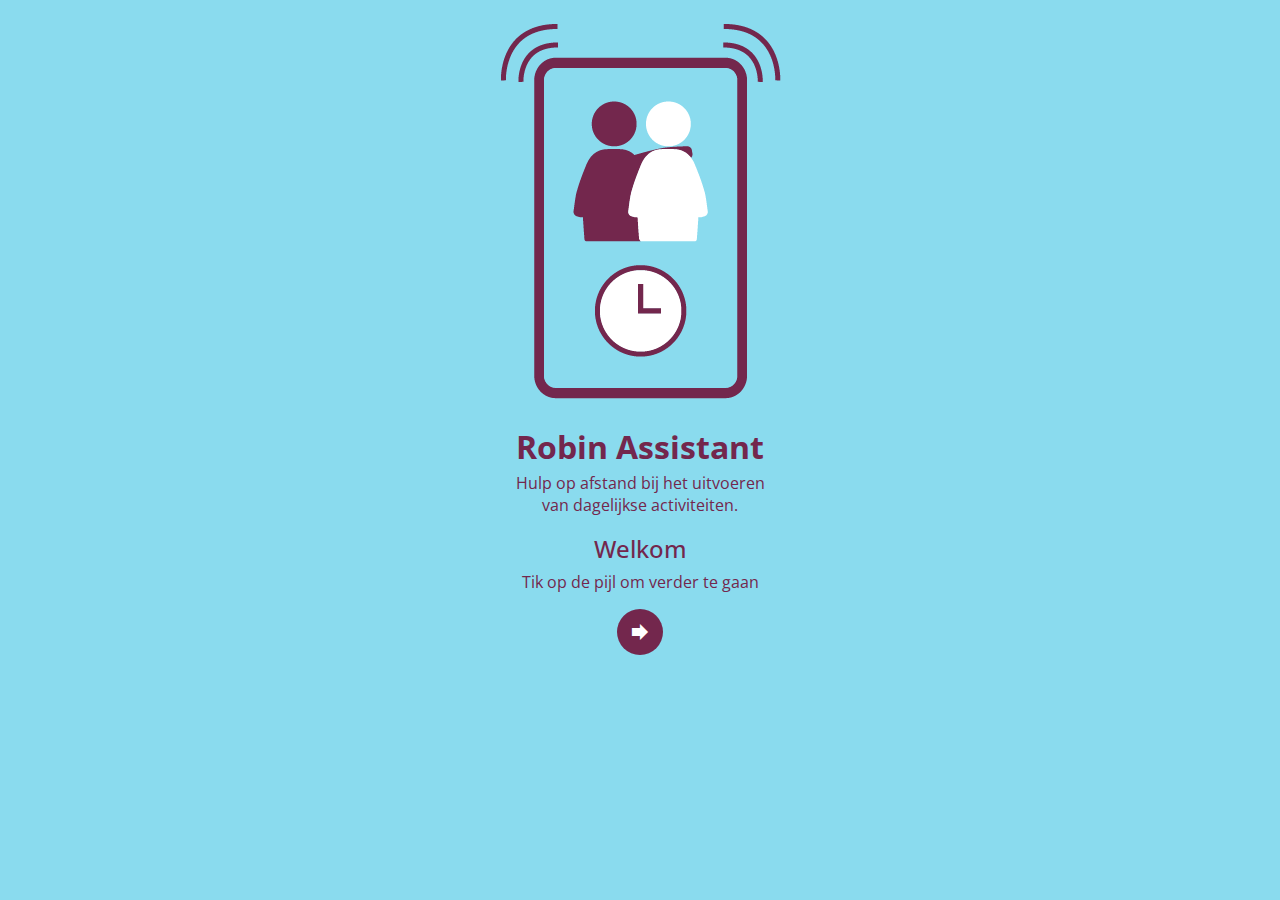
<file: index.html>
<!DOCTYPE html>
<html lang="en">
<head>
    <meta charset="UTF-8">
    <meta name="viewport" content="width=device-width, initial-scale=1.0">
    <link rel="stylesheet" href="css/style.css">
    <link href="https://fonts.googleapis.com/icon?family=Material+Icons" rel="stylesheet">
    <title>Robin Assistant</title>
</head>
<body>
    <header>
        <img src="img/logo-robin-assistant.png" alt="Logo Robin Assistant">
    </header>

    <main>
        <h1>Robin Assistant</h1>
        <p>
            Hulp op afstand bij het uitvoeren<br>
            van dagelijkse activiteiten.
        </p>
        <p>
            <h2>Welkom</h2>
            Tik op de pijl om verder te gaan
        </p>
        <a href="welkom.html"><span class="material-icons arrow-button">forward</span></a>
    </main>
</body>
</html>
</file>
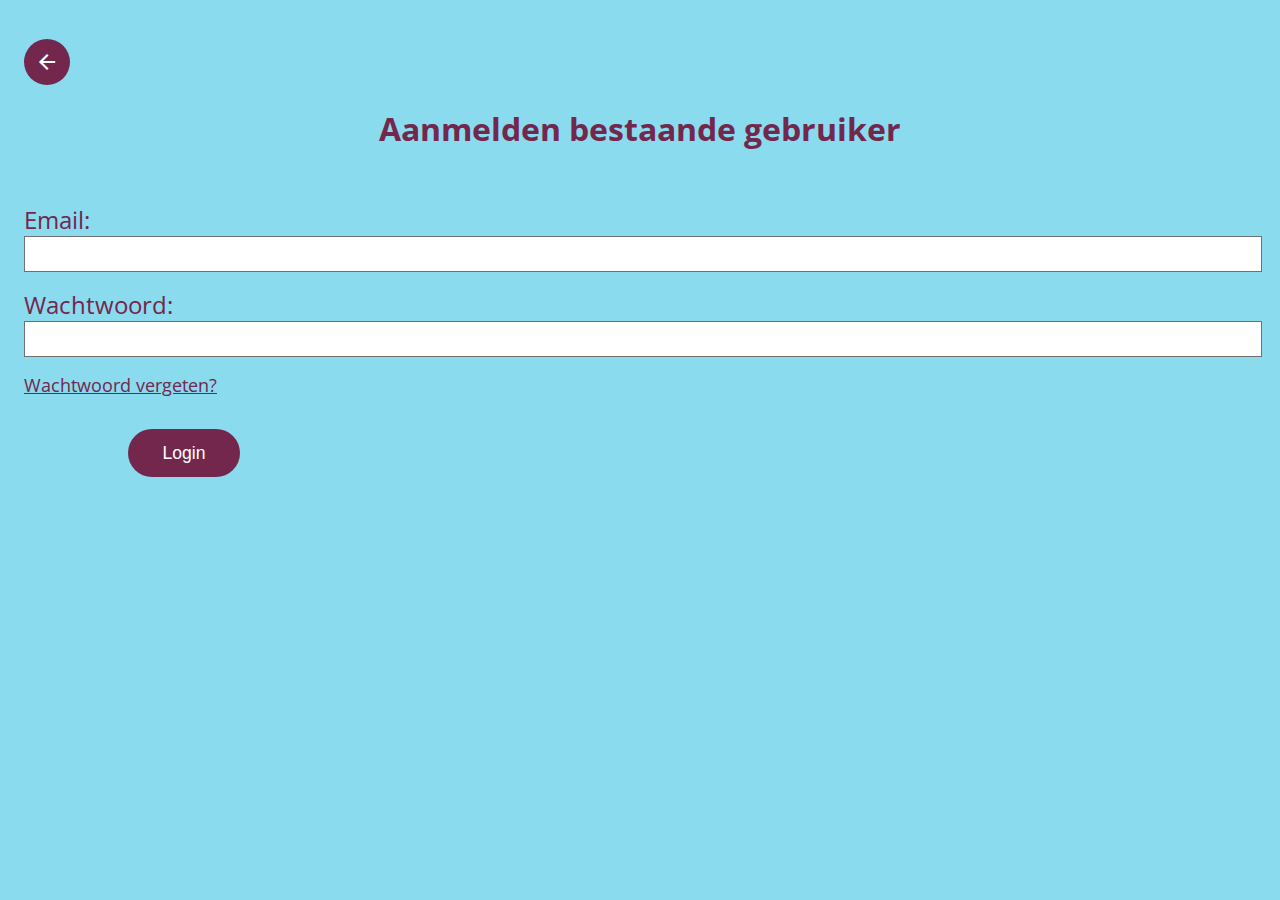
<file: login.html>
<!DOCTYPE html>
<html lang="en">

<head>
    <meta charset="UTF-8">
    <meta name="viewport" content="width=device-width, initial-scale=1.0">
    <link rel="stylesheet" href="css/login.css">
    <link href="https://fonts.googleapis.com/icon?family=Material+Icons" rel="stylesheet">
    <title>Inloggen</title>
</head>

<body>
    <header>
        <a href="welkom.html"><span class="material-icons arrow-button">arrow_back</span></a>
        <h1>Aanmelden bestaande gebruiker</h1>
    </header>
    <main>
        <form action="">
            <p>
                <label for="email">Email:<br></label>
                <input type="email" name="email" id="">
            </p>
            <p>
                <label for="password">Wachtwoord:<br></label>
                <input type="password" name="password" id="">
            </p>
            <p>
                <a href="">Wachtwoord vergeten?</a>
            </p>
            <input type="submit" value="Login">
        </form>
    </main>
</body>

</html>
</file>
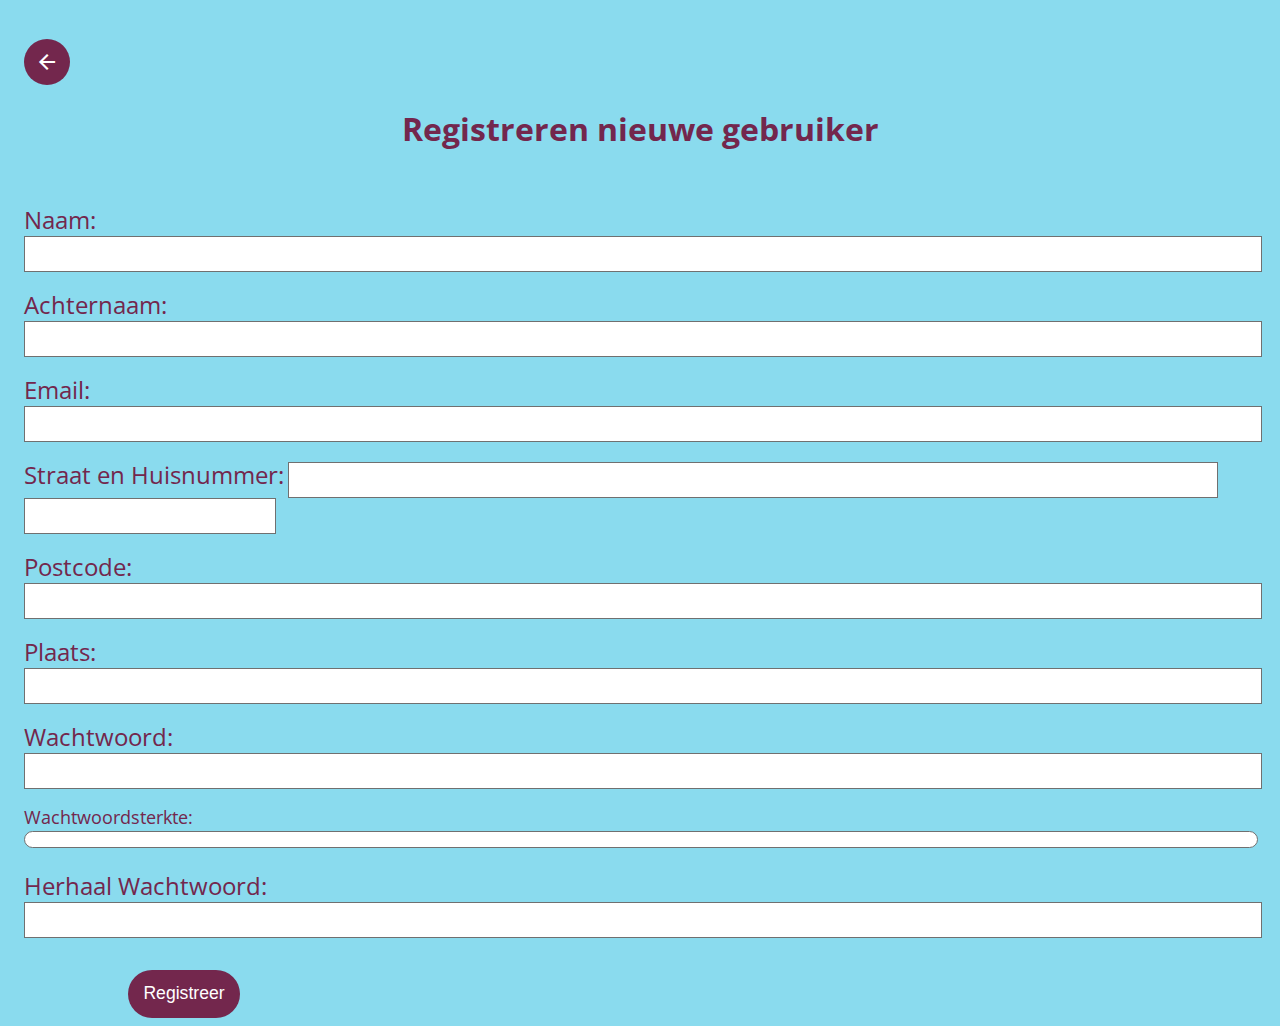
<file: register.html>
<!DOCTYPE html>
<html lang="en">

<head>
    <meta charset="UTF-8">
    <meta name="viewport" content="width=device-width, initial-scale=1.0">
    <link rel="stylesheet" href="css/register.css">
    <link href="https://fonts.googleapis.com/icon?family=Material+Icons" rel="stylesheet">
    <script src="https://ajax.googleapis.com/ajax/libs/jquery/3.4.1/jquery.min.js"></script>
    <title>Registreren</title>
</head>

<body>
    <header>
        <a href="welkom.html"><span class="material-icons arrow-button">arrow_back</span></a>
        <h1>Registreren nieuwe gebruiker</h1>
    </header>
    <main>
        <form action="">
            <p>
                <label for="name">Naam:</label>
                <input type="text" name="name" id="">
            </p>
            <p>
                <label for="lastname">Achternaam:</label>
                <input type="text" name="lastname" id="">
            </p>
            <p>
                <label for="email">Email:<br></label>
                <input type="email" name="email" id="">
            </p>
            <p>
                <label for="adress">Straat en Huisnummer:</label>
                <input type="text" name="adress" id="street">
                <input type="text" name="adress" id="number">
            </p>
            <p>
                <label for="postcode">Postcode:</label>
                <input type="text" name="postcode" id="">
            </p>
            <p>
                <label for="city">Plaats:</label>
                <input type="text" name="city" id="">
            </p>
            <p>
                <label for="password">Wachtwoord:<br></label>
                <input type="password" name="password" id="password">
            </p>
            <p>
                <div class="passwordtester">
                    Wachtwoordsterkte:
                    <div class="figure">
                        <div id="strength"></div>
                    </div>
                </div>
            </p>
            <p>
                <label for="repeat pw">Herhaal Wachtwoord:</label>
                <input type="password" name="repeat pw" id="">
            </p>
            <input type="submit" value="Registreer">
        </form>
    </main>
    <script src="passwordcheck.js"></script>
</body>

</html>
</file>
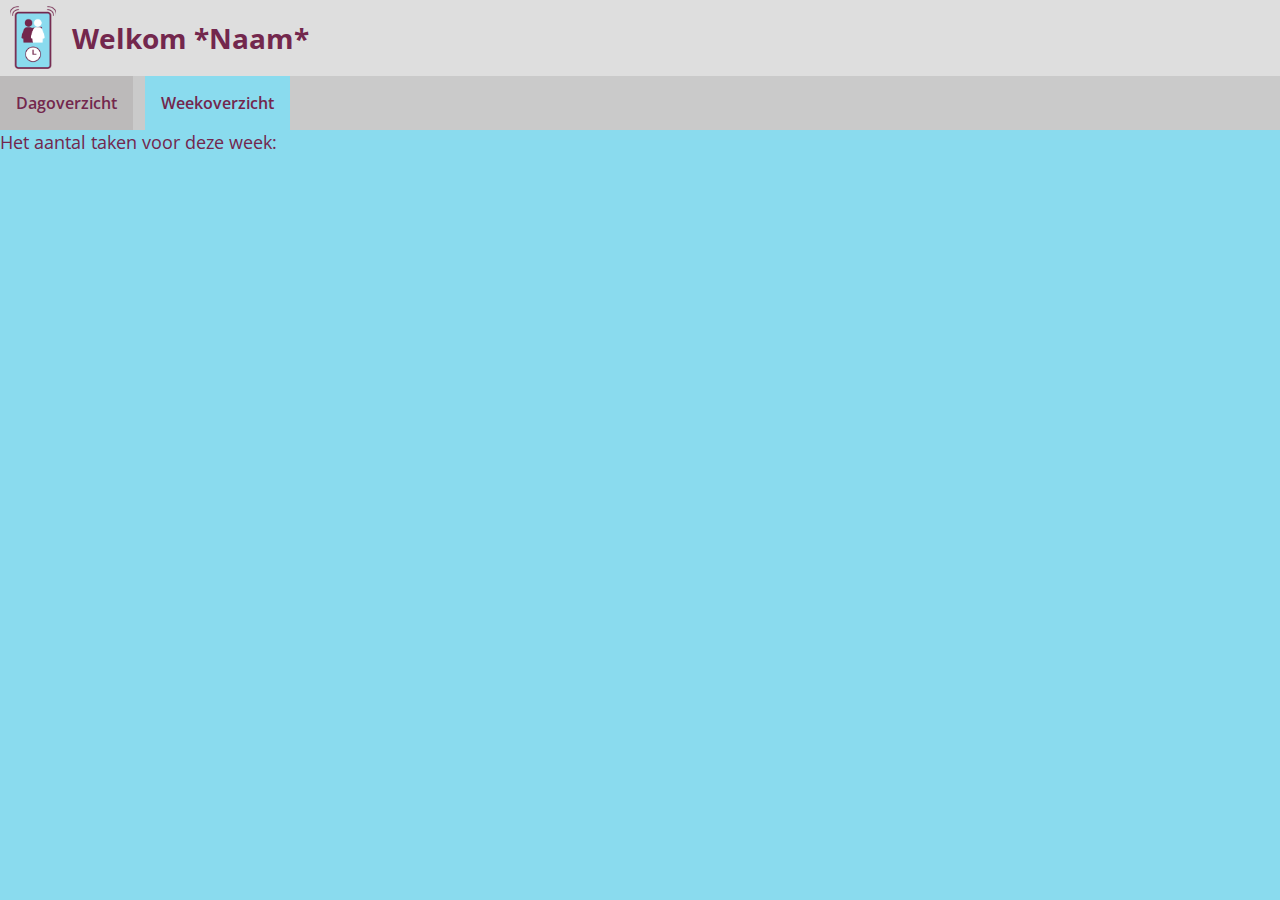
<file: weekoverzicht.html>
<!DOCTYPE html>
<html lang="nl">

<head>
    <meta charset="UTF-8">
    <meta name="viewport" content="width=device-width, initial-scale=1.0">
    <link rel="stylesheet" href="css/weekoverzicht.css">
    <title>Aantak taken deze week</title>
</head>

<body>
    <header>
        <img src="img/logo-robin-assistant.png" alt="Logo Robin Assistant">
        <h1>Welkom *Naam*</h1>
        <nav>
            <ul>
                <li>
                    <a href="dagoverzicht.html">Dagoverzicht</a>
                </li>
                <li>
                    <a href="weekoverzicht.html" class="active">Weekoverzicht</a>
                </li>
            </ul>
        </nav>
    </header>

    <div class="container">
         <header>
             Het aantal taken voor deze week:
         </header>
        <main>
            
        </main>
        <aside>
            
        </aside>
    </div>
</body>

</html>
</file>
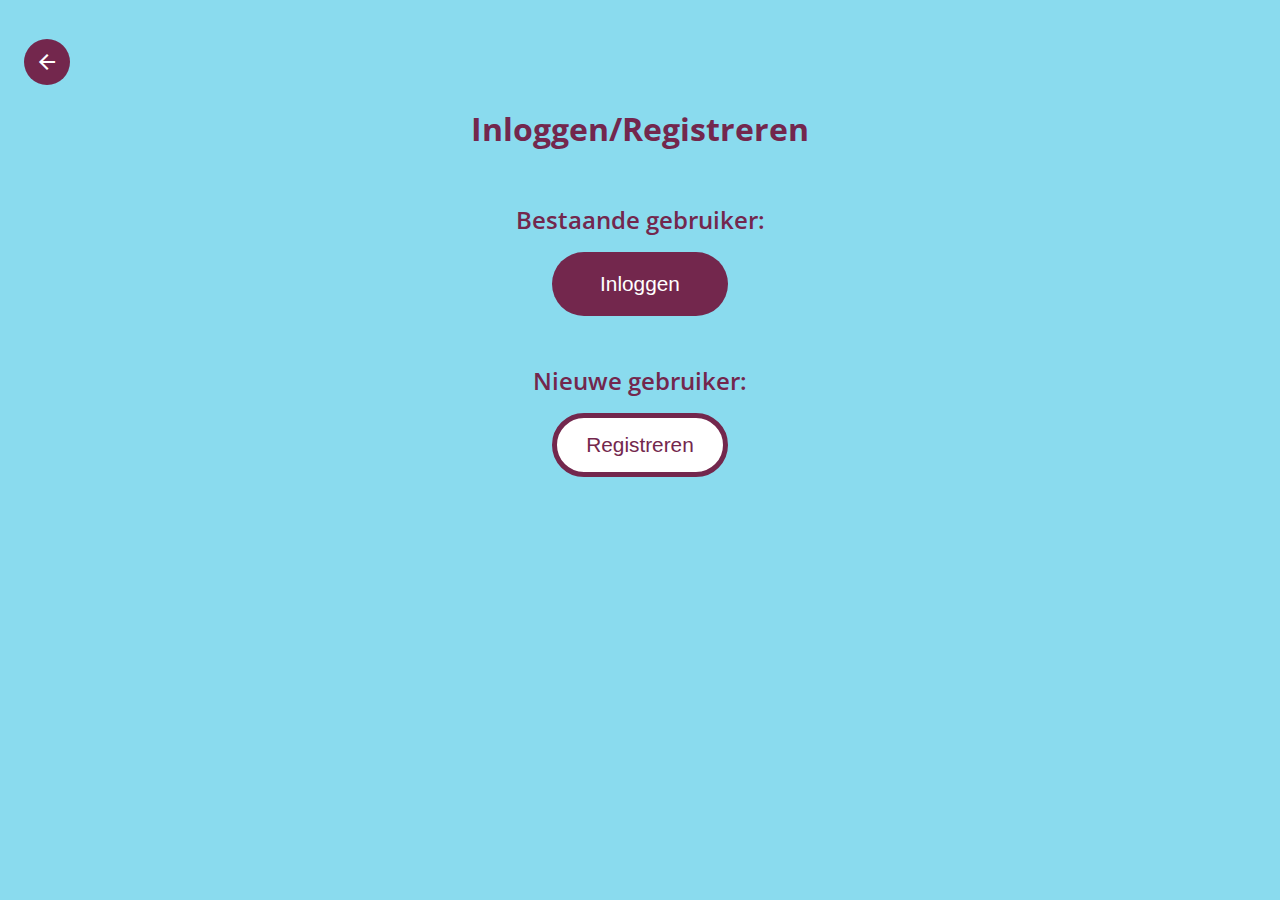
<file: welkom.html>
<!DOCTYPE html>
<html lang="en">
<head>
    <meta charset="UTF-8">
    <meta name="viewport" content="width=device-width, initial-scale=1.0">
    <link rel="stylesheet" href="css/welkom.css">
    <link href="https://fonts.googleapis.com/icon?family=Material+Icons" rel="stylesheet">
    <title>Welkom</title>
</head>
<body>
    <header>
        <a href="index.html"><span class="material-icons arrow-button">arrow_back</span></a>
        <h1>Inloggen/Registreren</h1>
    </header>
    <main>
        <p>
            <h2>Bestaande gebruiker:</h2>
            <a href="login.html"><button class="login">Inloggen</button></a>
        </p>
        <p>
            <h2>Nieuwe gebruiker:</h2>
            <a href="register.html"><button class="register">Registreren</button></a>
        </p>
    </main>
</body>
</html>
</file>
<file: css/style.css>
@import url('https://fonts.googleapis.com/css?family=Open+Sans&display=swap');


body {
    font-family: 'Open Sans', sans-serif;
    background-color: #8ADBEE;
}

header {
    min-width: 300px;
    max-width: 100vw;
    margin-top: 23px;
    margin-left: auto;
    margin-right: auto;
    text-align: center;
}

header img {
    max-width: 187, 51px;
    max-height: 253, 94px;

}

main h1 {
    margin-bottom: -.8rem;
}

main h2 {
    font-weight: 500;
    margin-top: 0;
    margin-bottom: .4rem;
}

main {
    color: #73274D;
    text-align: center;
}

.arrow-button {
    border: none;
    border-radius: 10rem;
    text-align: center;
    color: white;
    background-color: #73274D;
    padding: .7rem;
}
</file>
<file: css/login.css>
@import url('https://fonts.googleapis.com/css?family=Open+Sans&display=swap');


body {
    font-family: 'Open Sans', sans-serif;
    background-color: #8ADBEE;
}

header {
    padding: 1rem;
    min-width: 300px;
    max-width: 100vw;
    margin-top: 23px;
    margin-left: auto;
    margin-right: auto;

}

header h1 {
    color: #73274D;
    text-align: center;
}

main h2 {
    font-weight: 600;
    margin-top: 0;
    margin-bottom: 1rem;
}

main {
    padding-left: 1rem;
    padding-right: 1rem;
    color: #73274D;
    text-align: center;
}

form {
    text-align: left;
}

label {
    font-size: 1.5rem;
}

input[type='email'],
input[type='password'] {
    width: 100%;
    height: 2rem;
    border: 1px solid #707070;
}

form a {
    font-size: 1.1rem;
    color: #73274D;
}
input[type='submit']{
    margin-top: 1rem;
    margin-left: 6.5rem;
    margin-right: 6.5rem;
    height: 3rem;
    width: 7rem;
    border: none;
    border-radius: 10rem;
    background-color: #73274D;
    color: white;
    font-size: 1.1rem;
}
.arrow-button {
    border: none;
    border-radius: 10rem;
    text-align: center;
    color: white;
    background-color: #73274D;
    padding: .7rem;
}
</file>
<file: css/register.css>
@import url('https://fonts.googleapis.com/css?family=Open+Sans&display=swap');


body {
    font-family: 'Open Sans', sans-serif;
    background-color: #8ADBEE;
}

header {
    padding: 1rem;
    min-width: 300px;
    max-width: 100vw;
    margin-top: 23px;
    margin-left: auto;
    margin-right: auto;

}

header h1 {
    color: #73274D;
    text-align: center;
}

main h2 {
    font-weight: 600;
    margin-top: 0;
    margin-bottom: 1rem;
}

main {
    padding-left: 1rem;
    padding-right: 1rem;
    color: #73274D;
    text-align: center;
}

form {
    text-align: left;
}

label {
    font-size: 1.5rem;
}

input[type='email'],
input[type='password'],
input[type='text'] {
    width: 100%;
    height: 2rem;
    border: 1px solid #707070;
}
#street{
    margin-right: .3rem;
    width: 75%;
}
#number{
    width: 20%;
}
/* Stijl voor wachtwoord tester */
.passwordtester{
    font-size: 1.1rem;
}
.figure {
    display: inline-block;
    border: 1px solid #707070;
    border-radius: 1rem;
    height: 15px;
    width: 100%;
    background-color: #ffffff;
}
#strength{
    border-radius: 1rem;
    height: 100%;
    width: 0%;
    max-width: 100%;
    background-color: grey;
}
form a {
    font-size: 1.1rem;
    color: #73274D;
}
input[type='submit']{
    margin-top: 1rem;
    margin-left: 6.5rem;
    margin-right: 6.5rem;
    height: 3rem;
    width: 7rem;
    border: none;
    border-radius: 10rem;
    background-color: #73274D;
    color: white;
    font-size: 1.1rem;
}
.arrow-button {
    border: none;
    border-radius: 10rem;
    text-align: center;
    color: white;
    background-color: #73274D;
    padding: .7rem;
}
</file>
<file: css/weekoverzicht.css>
@import url('https://fonts.googleapis.com/css?family=Open+Sans&display=swap');

body {
    font-family: 'Open Sans',
        sans-serif;
    margin: 0;
    background-color: #8ADBEE;
}

header {
    /* text-align: center; */
    color: #73274D;
    display: grid;
    grid-template-columns: auto 2fr;
    background-color: #DEDEDE;
    margin: 0;
}

header h1 {
    font-size: 1.75rem;
    margin-left: 1rem;
    justify-self: left;

}

header img {
    margin-left: 10px;
    margin-top: 6px;
    width: 46px;
    height: 63px;
    object-fit: cover;
}

nav {
    grid-column: 1/-1;
    background-color: #CACACA;
}

nav ul {
    padding: 0;
    float: left;
    display: grid;
    grid-template-columns: 1fr 1fr 1fr;
    list-style: none;
    margin: 0;
}

nav li {
    display: inline;
    float: left;
    justify-self: left;


}

nav a {
    padding: 1rem;
    display: block;
    text-decoration: none;
    color: #73274D;
    font-weight: 600;
    font-size: 1rem;
    background-color: #BCBABA;
}

.active {
    background-color: #8ADBEE;
}

.container {
    width: 80vw;
}

.container header {
    padding-top: 2rem;
    padding-bottom: 2rem;
    font-size: 1.125rem;
    color: #73274D;
    display: unset;
    text-align: center;
    background-color: unset;
    grid-column: 1/-1;
}
</file>
<file: css/welkom.css>
@import url('https://fonts.googleapis.com/css?family=Open+Sans&display=swap');


body {
    font-family: 'Open Sans', sans-serif;
    background-color: #8ADBEE;
}

header {
    padding: 1rem;
    min-width: 300px;
    max-width: 100vw;
    margin-top: 23px;
    margin-left: auto;
    margin-right: auto;

}

header h1 {
    color: #73274D;
    text-align: center;
}

main h2 {
    font-weight: 600;
    margin-top: 0;
    margin-bottom: 1rem;
}

main {
    color: #73274D;
    text-align: center;
}

.login {
    font-size: 1.3rem;
    border: none;
    color: white;
    background-color: #73274D;
    height: 4rem;
    width: 11rem;
    border-radius: 10rem;
    margin-bottom: 2rem;
}

.register {
    font-size: 1.3rem;
    border: 5px solid #73274D;
    color: #73274D;
    background-color: white;
    border-radius: 10rem;
    height: 4rem;
    width: 11rem;
}

.arrow-button {
    border: none;
    border-radius: 10rem;
    text-align: center;
    color: white;
    background-color: #73274D;
    padding: .7rem;
}
</file>
